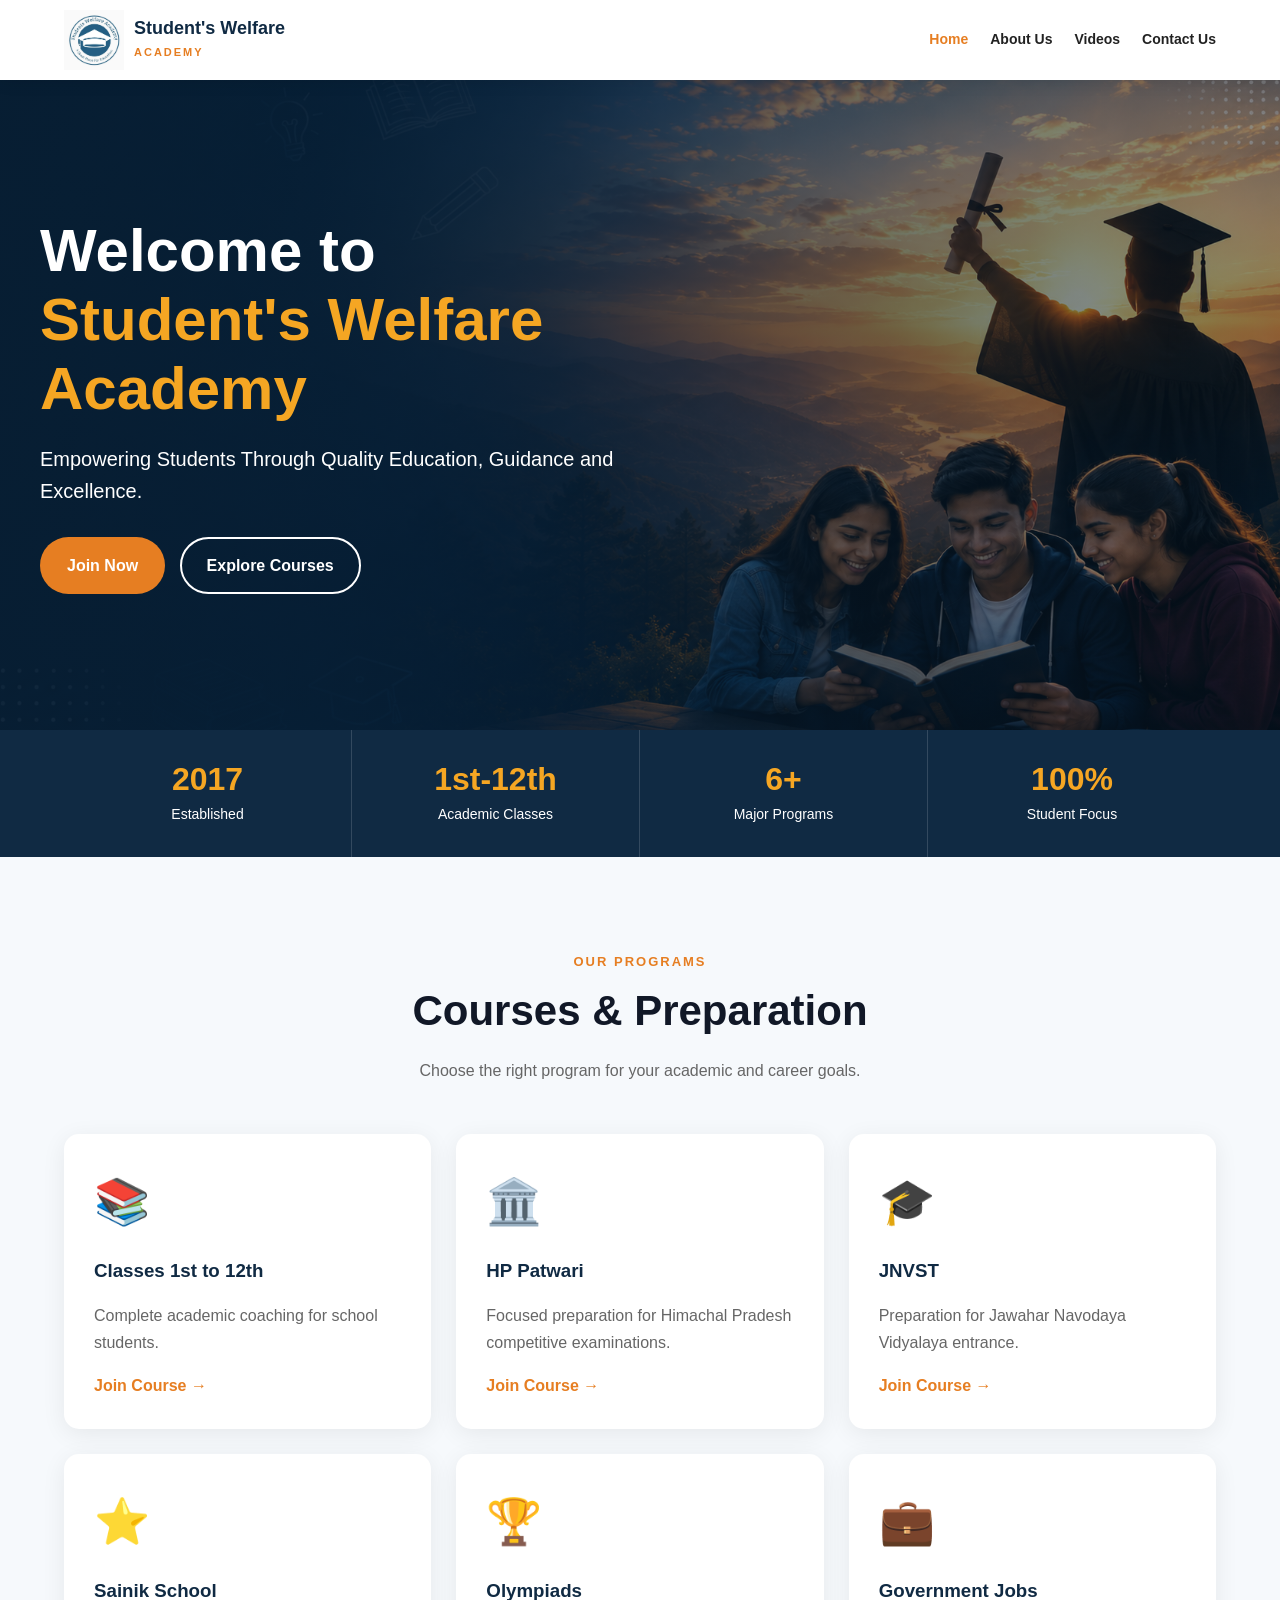
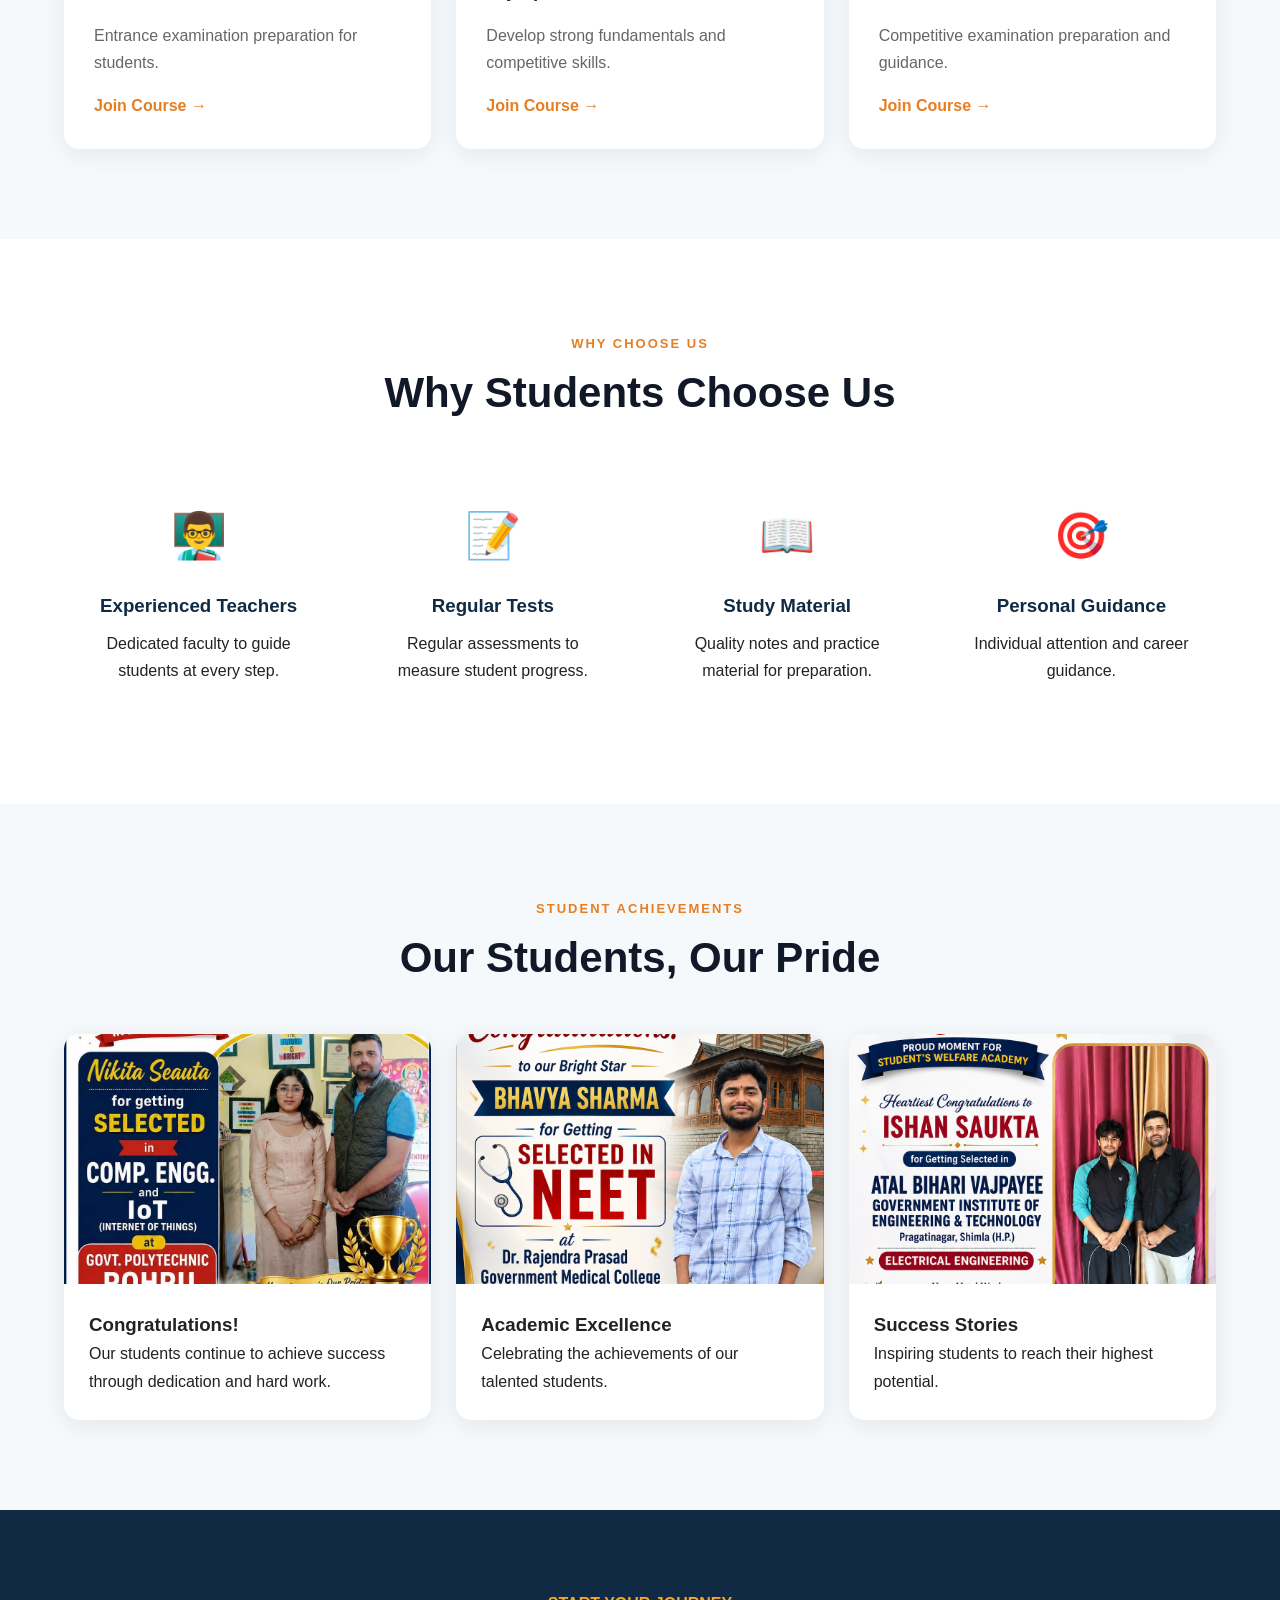
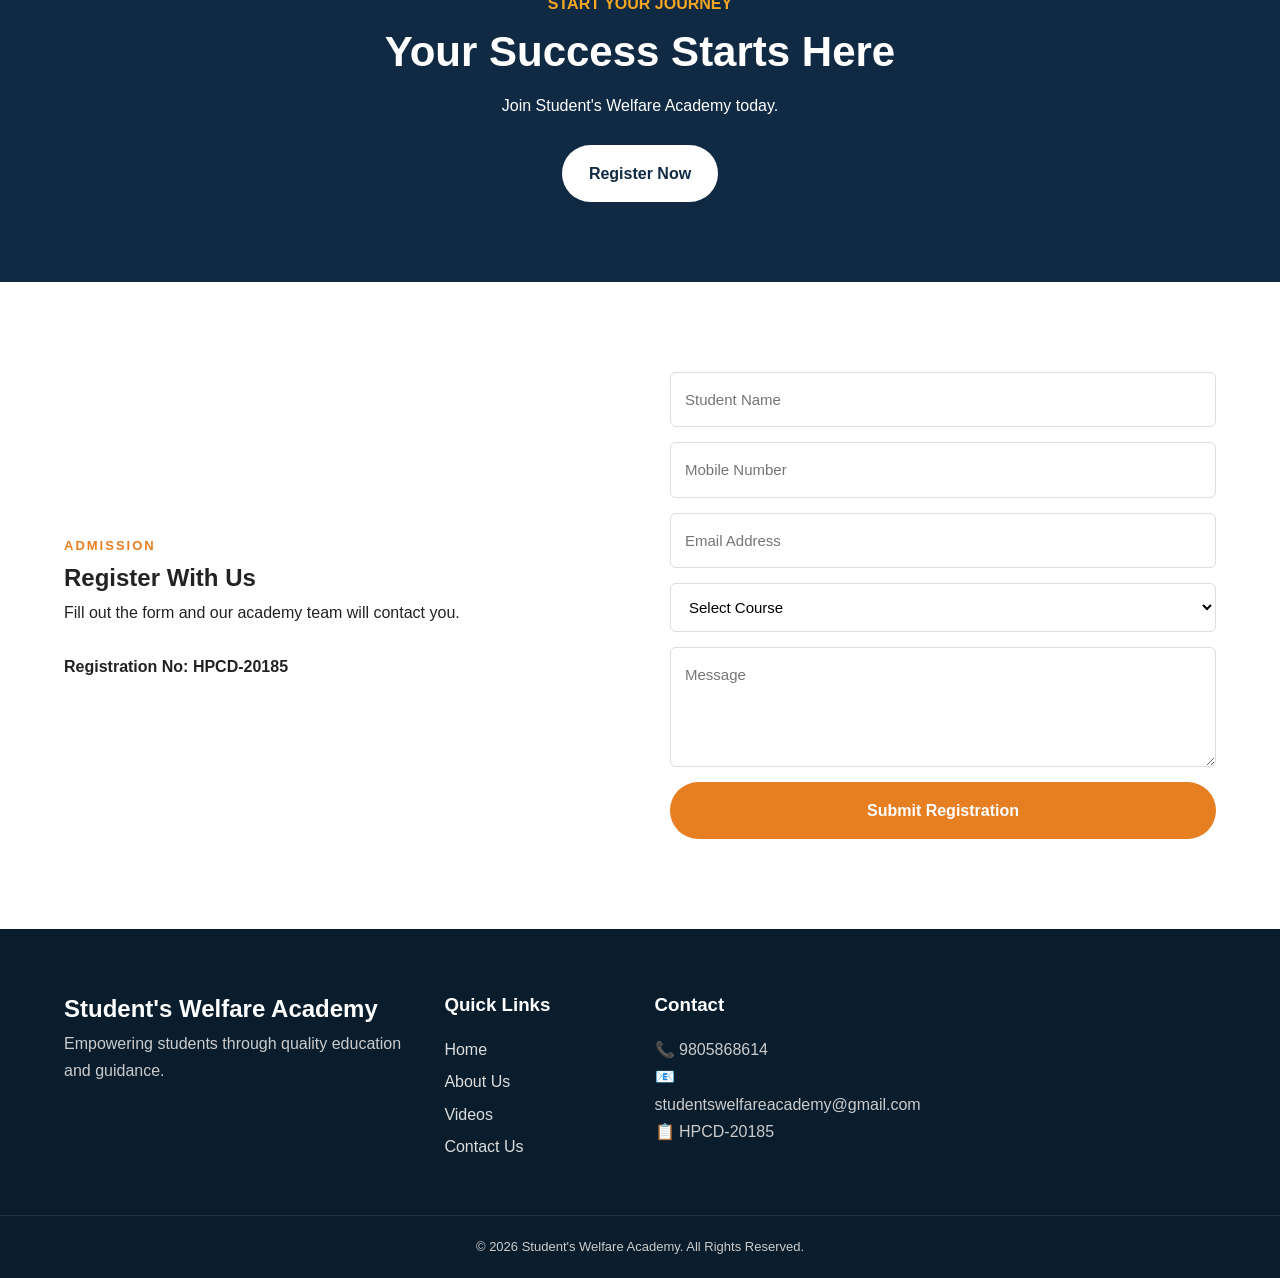
<file: index.html>
<!DOCTYPE html>
<html lang="en">

<head>

    <meta charset="UTF-8">

    <meta name="viewport"
          content="width=device-width, initial-scale=1.0">

    <title>
        Student's Welfare Academy
    </title>

    <!-- Favicon -->
    <link rel="icon"
          type="image/png"
          href="Images/logo.png">

    <meta name="description"
          content="Student's Welfare Academy - Quality Education, Competitive Examination Preparation and Student Guidance">

    <!-- Main CSS -->
    <link rel="stylesheet"
          href="style.css">

</head>


<body>


<!-- ==================================================
     HEADER / NAVIGATION
================================================== -->

<header>

    <div class="container navbar">


        <!-- LOGO -->

        <div class="logo-area">

            <a href="index.html">

                <img src="Images/logo.png"
                     alt="Student's Welfare Academy Logo">

            </a>

            <div>

                <h2>
                    Student's Welfare
                </h2>

                <span>
                    ACADEMY
                </span>

            </div>

        </div>


        <!-- MOBILE MENU BUTTON -->

        <button type="button"
                class="menu-button"
                id="menu-button"
                aria-label="Open navigation menu"
                aria-expanded="false">

            ☰

        </button>


        <!-- NAVIGATION -->

        <nav id="main-menu">

            <a href="index.html"
               class="active">
                Home
            </a>

            <a href="about.html">
                About Us
            </a>

            <a href="videos.html">
                Videos
            </a>

            <a href="contact.html">
                Contact Us
            </a>

        </nav>

    </div>

</header>



<!-- ==================================================
     HERO
================================================== -->

<section class="hero">

    <div class="container hero-content">

        <div class="hero-text">

            <h1>

                Welcome to

                <span>
                    Student's Welfare<br>
                    Academy
                </span>

            </h1>


            <p>
                Empowering Students Through Quality Education,
                Guidance and Excellence.
            </p>


            <div class="hero-buttons">

                <a href="#registration"
                   class="btn primary">

                    Join Now

                </a>


                <a href="#courses"
                   class="btn secondary">

                    Explore Courses

                </a>

            </div>

        </div>

    </div>

</section>



<!-- ==================================================
     STATISTICS
================================================== -->

<section class="statistics">

    <div class="container stats-grid">


        <div class="stat-box">

            <h2>
                2017
            </h2>

            <p>
                Established
            </p>

        </div>


        <div class="stat-box">

            <h2>
                1st-12th
            </h2>

            <p>
                Academic Classes
            </p>

        </div>


        <div class="stat-box">

            <h2>
                6+
            </h2>

            <p>
                Major Programs
            </p>

        </div>


        <div class="stat-box">

            <h2>
                100%
            </h2>

            <p>
                Student Focus
            </p>

        </div>


    </div>

</section>



<!-- ==================================================
     COURSES
================================================== -->

<section id="courses"
         class="section light">

    <div class="container">


        <div class="section-heading">

            <span class="section-title">
                OUR PROGRAMS
            </span>

            <h2>
                Courses &amp; Preparation
            </h2>

            <p>
                Choose the right program for your
                academic and career goals.
            </p>

        </div>


        <div class="course-grid">


            <!-- COURSE 1 -->

            <div class="course-card">

                <div class="course-icon">
                    📚
                </div>

                <h3>
                    Classes 1st to 12th
                </h3>

                <p>
                    Complete academic coaching
                    for school students.
                </p>

                <a href="#registration">
                    Join Course →
                </a>

            </div>


            <!-- COURSE 2 -->

            <div class="course-card">

                <div class="course-icon">
                    🏛️
                </div>

                <h3>
                    HP Patwari
                </h3>

                <p>
                    Focused preparation for
                    Himachal Pradesh competitive
                    examinations.
                </p>

                <a href="#registration">
                    Join Course →
                </a>

            </div>


            <!-- COURSE 3 -->

            <div class="course-card">

                <div class="course-icon">
                    🎓
                </div>

                <h3>
                    JNVST
                </h3>

                <p>
                    Preparation for Jawahar
                    Navodaya Vidyalaya entrance.
                </p>

                <a href="#registration">
                    Join Course →
                </a>

            </div>


            <!-- COURSE 4 -->

            <div class="course-card">

                <div class="course-icon">
                    ⭐
                </div>

                <h3>
                    Sainik School
                </h3>

                <p>
                    Entrance examination
                    preparation for students.
                </p>

                <a href="#registration">
                    Join Course →
                </a>

            </div>


            <!-- COURSE 5 -->

            <div class="course-card">

                <div class="course-icon">
                    🏆
                </div>

                <h3>
                    Olympiads
                </h3>

                <p>
                    Develop strong fundamentals
                    and competitive skills.
                </p>

                <a href="#registration">
                    Join Course →
                </a>

            </div>


            <!-- COURSE 6 -->

            <div class="course-card">

                <div class="course-icon">
                    💼
                </div>

                <h3>
                    Government Jobs
                </h3>

                <p>
                    Competitive examination
                    preparation and guidance.
                </p>

                <a href="#registration">
                    Join Course →
                </a>

            </div>


        </div>

    </div>

</section>



<!-- ==================================================
     WHY CHOOSE US
================================================== -->

<section class="section">

    <div class="container">


        <div class="section-heading">

            <span class="section-title">
                WHY CHOOSE US
            </span>

            <h2>
                Why Students Choose Us
            </h2>

        </div>


        <div class="features">


            <div class="feature">

                <div>
                    👨‍🏫
                </div>

                <h3>
                    Experienced Teachers
                </h3>

                <p>
                    Dedicated faculty to guide
                    students at every step.
                </p>

            </div>


            <div class="feature">

                <div>
                    📝
                </div>

                <h3>
                    Regular Tests
                </h3>

                <p>
                    Regular assessments to
                    measure student progress.
                </p>

            </div>


            <div class="feature">

                <div>
                    📖
                </div>

                <h3>
                    Study Material
                </h3>

                <p>
                    Quality notes and practice
                    material for preparation.
                </p>

            </div>


            <div class="feature">

                <div>
                    🎯
                </div>

                <h3>
                    Personal Guidance
                </h3>

                <p>
                    Individual attention and
                    career guidance.
                </p>

            </div>


        </div>

    </div>

</section>



<!-- ==================================================
     ACHIEVEMENTS
================================================== -->

<section id="achievements"
         class="section light">

    <div class="container">


        <div class="section-heading">

            <span class="section-title">
                STUDENT ACHIEVEMENTS
            </span>

            <h2>
                Our Students, Our Pride
            </h2>

        </div>


        <div class="achievement-grid">


            <div class="achievement-card">

                <img src="Images/student1.jpg"
                     alt="Student Achievement">

                <div class="achievement-content">

                    <h3>
                        Congratulations!
                    </h3>

                    <p>
                        Our students continue to
                        achieve success through
                        dedication and hard work.
                    </p>

                </div>

            </div>


            <div class="achievement-card">

                <img src="Images/student2.png"
                     alt="Student Achievement">

                <div class="achievement-content">

                    <h3>
                        Academic Excellence
                    </h3>

                    <p>
                        Celebrating the achievements
                        of our talented students.
                    </p>

                </div>

            </div>


            <div class="achievement-card">

                <img src="Images/student3.png"
                     alt="Student Achievement">

                <div class="achievement-content">

                    <h3>
                        Success Stories
                    </h3>

                    <p>
                        Inspiring students to reach
                        their highest potential.
                    </p>

                </div>

            </div>


        </div>

    </div>

</section>



<!-- ==================================================
     CALL TO ACTION
================================================== -->

<section class="cta">

    <div class="container">

        <span>
            START YOUR JOURNEY
        </span>

        <h2>
            Your Success Starts Here
        </h2>

        <p>
            Join Student's Welfare Academy today.
        </p>

        <a href="#registration"
           class="btn white">

            Register Now

        </a>

    </div>

</section>



<!-- ==================================================
     REGISTRATION
================================================== -->

<section id="registration"
         class="section">

    <div class="container registration-container">


        <!-- REGISTRATION INFORMATION -->

        <div>

            <span class="section-title">
                ADMISSION
            </span>

            <h2>
                Register With Us
            </h2>

            <p>
                Fill out the form and our academy
                team will contact you.
            </p>

            <br>

            <strong>
                Registration No: HPCD-20185
            </strong>

        </div>


        <!-- FORM -->

        <form class="registration-form"
              id="registration-form">


            <input
                type="text"
                name="student_name"
                placeholder="Student Name"
                autocomplete="name"
                required>


            <input
                type="tel"
                name="mobile"
                placeholder="Mobile Number"
                autocomplete="tel"
                required>


            <input
                type="email"
                name="email"
                placeholder="Email Address"
                autocomplete="email">


            <select name="course"
                    required>

                <option value="">
                    Select Course
                </option>

                 <option value="Classes 1st to 12th">
                    Classes 1st to 12th
                </option>

                 <option value="HP Patwari">
                    HP Patwari
                </option>

                <option value="JNVST">
                    JNVST
                </option>

                <option value="Sainik School">
                    Sainik School
                </option>

                <option value="Olympiads">
                    Olympiads
                </option>

                <option value="Government Jobs">
                    Government Jobs
                </option>

            </select>


            <textarea
                name="message"
                placeholder="Message"></textarea>


            <button type="submit"
                    class="btn primary">

                Submit Registration

            </button>

        </form>

    </div>

</section>



<!-- ==================================================
     FOOTER
================================================== -->

<footer>

    <div class="container footer-grid">


        <!-- ACADEMY -->

        <div>

            <h2>
                Student's Welfare Academy
            </h2>

            <p>
                Empowering students through
                quality education and guidance.
            </p>

        </div>


        <!-- QUICK LINKS -->

        <div>

            <h3>
                Quick Links
            </h3>

            <a href="index.html">
                Home
            </a>

            <a href="about.html">
                About Us
            </a>

            <a href="videos.html">
                Videos
            </a>

            <a href="contact.html">
                Contact Us
            </a>

        </div>


        <!-- CONTACT -->

        <div>

            <h3>
                Contact
            </h3>

            <p>
                📞 9805868614
            </p>

            <p>
                📧 studentswelfareacademy@gmail.com
            </p>

            <p>
                📋 HPCD-20185
            </p>

        </div>


    </div>


    <!-- COPYRIGHT -->

    <div class="copyright">

        © 2026 Student's Welfare Academy.
        All Rights Reserved.

    </div>

</footer>



<!-- ==================================================
     JAVASCRIPT
================================================== -->

<script>

document.addEventListener("DOMContentLoaded", function () {

    /* ==============================================
       MOBILE MENU
    ============================================== */

    const menuButton =
        document.getElementById("menu-button");

    const mainMenu =
        document.getElementById("main-menu");


    if (menuButton && mainMenu) {

        menuButton.addEventListener("click", function () {

            mainMenu.classList.toggle("active");

            const isOpen =
                mainMenu.classList.contains("active");

            menuButton.setAttribute(
                "aria-expanded",
                isOpen
            );

            menuButton.innerHTML =
                isOpen ? "✕" : "☰";

        });


        /* Close menu after clicking a link */

        const menuLinks =
            mainMenu.querySelectorAll("a");

        menuLinks.forEach(function (link) {

            link.addEventListener("click", function () {

                mainMenu.classList.remove("active");

                menuButton.setAttribute(
                    "aria-expanded",
                    "false"
                );

                menuButton.innerHTML = "☰";

            });

        });

    }


    /* ==============================================
       REGISTRATION FORM
    ============================================== */

    const form =
        document.getElementById("registration-form");


    if (form) {

        form.addEventListener("submit", function (event) {

            event.preventDefault();

            const studentName =
                form.elements["student_name"].value.trim();

            if (!studentName) {

                alert("Please enter the student name.");

                return;

            }

            alert(
                "Thank you, " +
                studentName +
                "! Your registration details have been submitted."
            );

            form.reset();

        });

    }


    /* ==============================================
       CLOSE MOBILE MENU WHEN RESIZING
    ============================================== */

    window.addEventListener("resize", function () {

        if (window.innerWidth > 900) {

            if (mainMenu) {
                mainMenu.classList.remove("active");
            }

            if (menuButton) {

                menuButton.setAttribute(
                    "aria-expanded",
                    "false"
                );

                menuButton.innerHTML = "☰";

            }

        }

    });

});

</script>


</body>

</html>
</file>
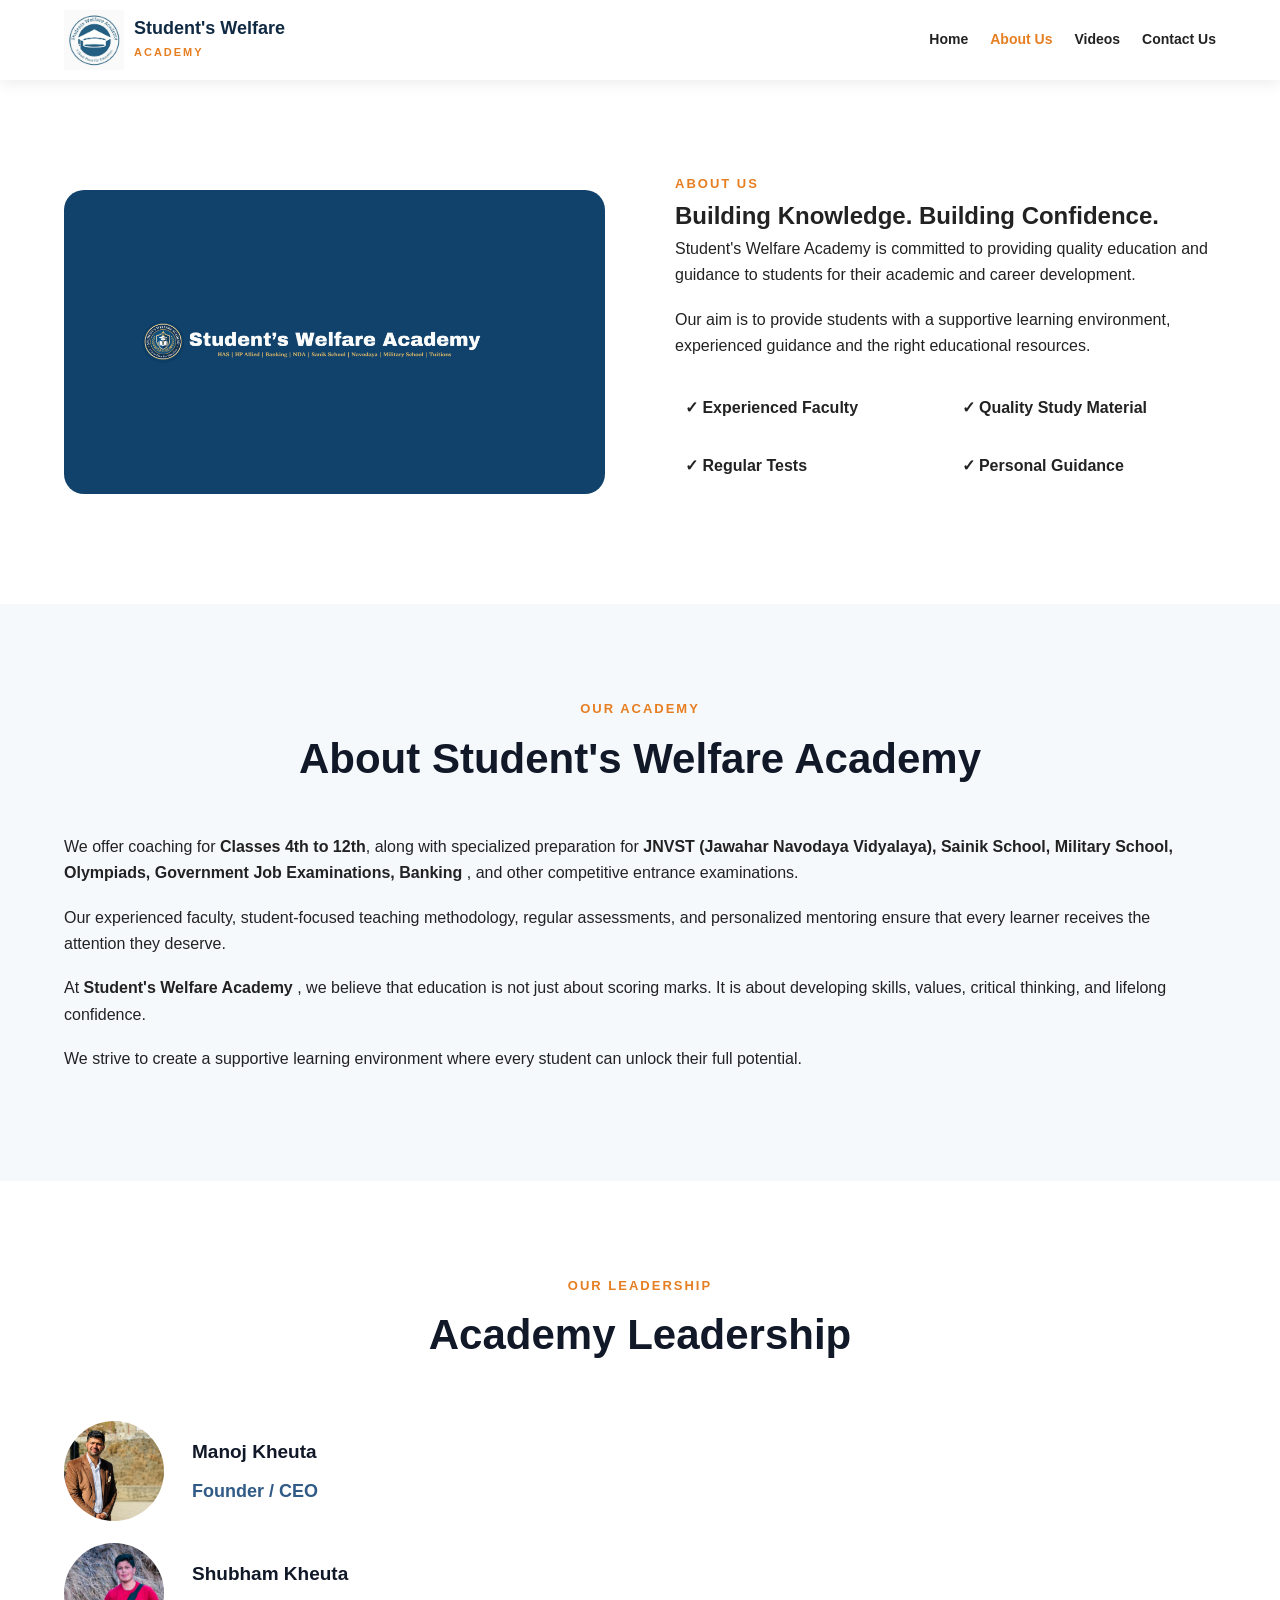
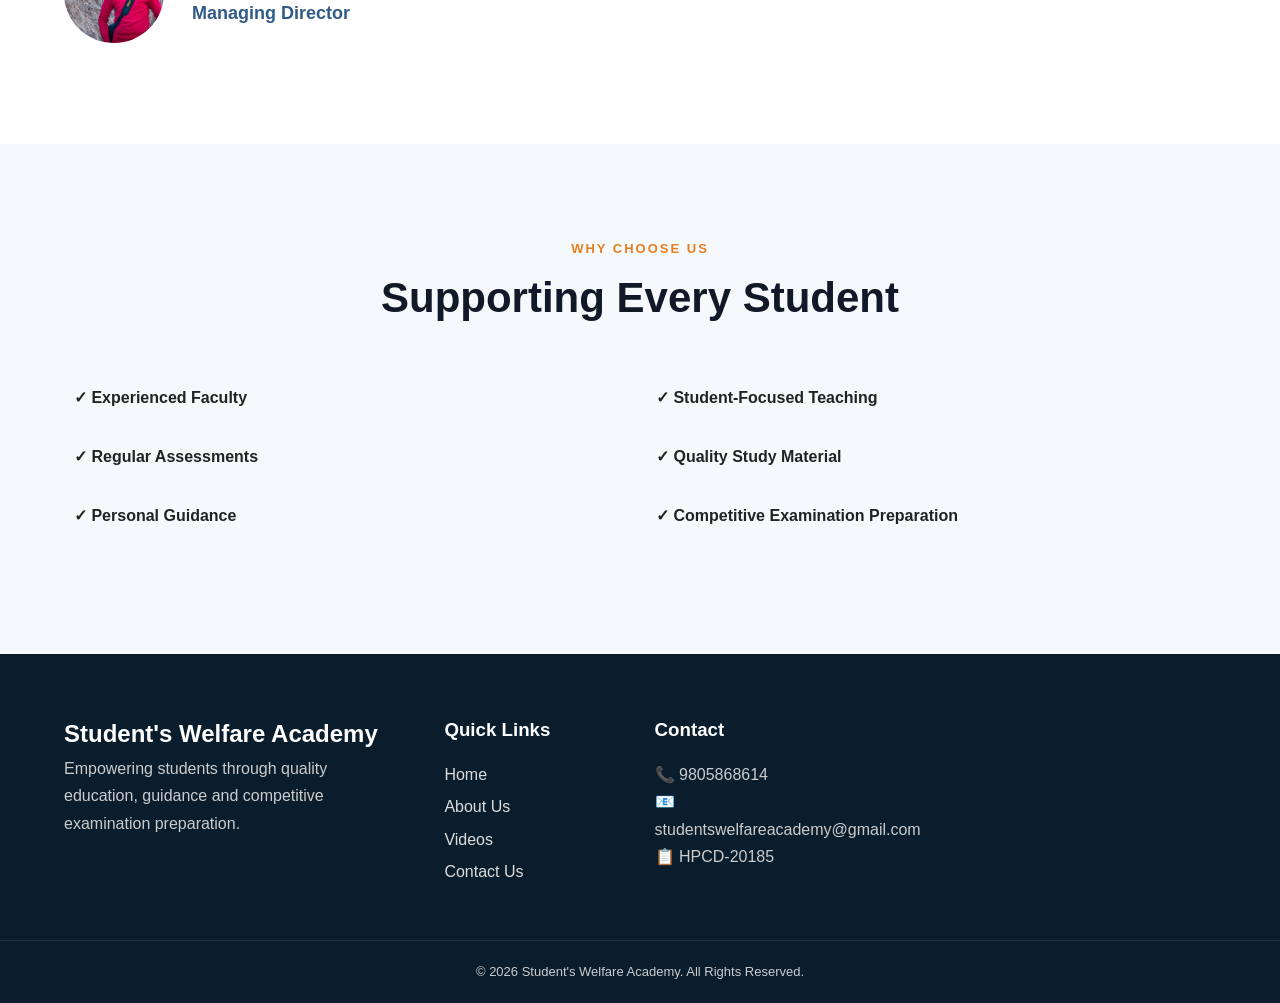
<file: about.html>
<!DOCTYPE html>
<html lang="en">

<head>

    <meta charset="UTF-8">

    <meta name="viewport"
          content="width=device-width, initial-scale=1.0">

    <title>
        About Us | Student's Welfare Academy
    </title>

    <!-- Website Logo / Favicon -->
    <link rel="icon"
          type="image/png"
          href="Images/logo.png">

    <meta name="description"
          content="Learn about Student's Welfare Academy, our vision, mission, faculty and commitment to quality education.">

    <link rel="stylesheet"
          href="style.css">


    <!-- ==================================================
         MOBILE MENU CSS
    ================================================== -->

    <style>

        /* -----------------------------------------------
           MOBILE MENU BUTTON
        ------------------------------------------------ */

        .menu-button {

            display: none;

            background: transparent;

            border: none;

            font-size: 30px;

            cursor: pointer;

            padding: 5px 10px;

            color: #222;

            line-height: 1;

            z-index: 1001;

        }


        /* -----------------------------------------------
           MOBILE NAVIGATION
        ------------------------------------------------ */

        @media (max-width: 768px) {

            .navbar {

                position: relative;

            }


            /* Show hamburger button */

            .menu-button {

                display: block;

                margin-left: auto;

            }


            /* Hide navigation initially */

            nav#navigation {

                display: none;

                position: absolute;

                top: 100%;

                left: 0;

                width: 100%;

                background: #ffffff;

                flex-direction: column;

                padding: 10px 0;

                box-shadow: 0 5px 15px rgba(0, 0, 0, 0.15);

                z-index: 1000;

            }


            /* Show navigation */

            nav#navigation.show {

                display: flex;

            }


            /* Navigation links */

            nav#navigation a {

                display: block;

                width: 100%;

                padding: 14px 20px;

                text-align: center;

                text-decoration: none;

            }


            /* Logo area */

            .logo-area {

                display: flex;

                align-items: center;

            }


            .logo-area img {

                max-width: 55px;

                height: auto;

            }


            .logo-area h2 {

                font-size: 16px;

                margin: 0;

            }


            .logo-area span {

                font-size: 11px;

            }

        }

    </style>

</head>


<body>


<!-- ==================================================
     NAVIGATION
================================================== -->

<header>

    <div class="container navbar">


        <!-- LOGO -->

        <div class="logo-area">

            <a href="index.html">

                <img src="Images/logo.png"
                     alt="Student's Welfare Academy Logo">

            </a>

            <div>

                <h2>
                    Student's Welfare
                </h2>

                <span>
                    ACADEMY
                </span>

            </div>

        </div>


        <!-- ==================================================
             MOBILE MENU BUTTON
        ================================================== -->

        <button type="button"
                class="menu-button"
                id="menu-button"
                aria-label="Open Menu"
                aria-expanded="false"
                onclick="openMenu()">

            ☰

        </button>


        <!-- ==================================================
             NAVIGATION
        ================================================== -->

        <nav id="navigation">

            <a href="index.html">
                Home
            </a>

            <a href="about.html"
               class="active">
                About Us
            </a>

            <a href="videos.html">
                Videos
            </a>

            <a href="contact.html">
                Contact Us
            </a>

        </nav>

    </div>

</header>



<!-- ==================================================
     ABOUT SECTION
================================================== -->

<section id="about"
         class="section">

    <div class="container about-grid">


        <!-- ABOUT IMAGE -->

        <div class="about-image">

            <img src="Images/about.png"
                 alt="Student's Welfare Academy">

        </div>


        <!-- ABOUT CONTENT -->

        <div class="about-content">

            <span class="section-title">
                ABOUT US
            </span>

            <h1>
                Building Knowledge.
                Building Confidence.
            </h1>

            <p>
                Student's Welfare Academy is committed
                to providing quality education and
                guidance to students for their academic
                and career development.
            </p>

            <p>
                Our aim is to provide students with
                a supportive learning environment,
                experienced guidance and the right
                educational resources.
            </p>


            <!-- ABOUT POINTS -->

            <div class="about-points">

                <div>
                    ✓ Experienced Faculty
                </div>

                <div>
                    ✓ Quality Study Material
                </div>

                <div>
                    ✓ Regular Tests
                </div>

                <div>
                    ✓ Personal Guidance
                </div>

            </div>

        </div>

    </div>

</section>



<!-- ==================================================
     ABOUT ACADEMY
================================================== -->

<section class="section light">

    <div class="container">

        <div class="section-heading">

            <span class="section-title">
                OUR ACADEMY
            </span>

            <h2>
                About Student's Welfare Academy
            </h2>

        </div>


        <div class="about-content">

            <p>

                We offer coaching for
                <strong>Classes 4th to 12th</strong>,
                along with specialized preparation for
                <strong>
                    JNVST (Jawahar Navodaya Vidyalaya),
                    Sainik School, Military School,
                    Olympiads, Government Job Examinations,
                    Banking
                </strong>,
                and other competitive entrance examinations.

            </p>


            <p>

                Our experienced faculty, student-focused
                teaching methodology, regular assessments,
                and personalized mentoring ensure that
                every learner receives the attention they
                deserve.

            </p>


            <p>

                At
                <strong>
                    Student's Welfare Academy
                </strong>,
                we believe that education is not just about
                scoring marks. It is about developing skills,
                values, critical thinking, and lifelong
                confidence.

            </p>


            <p>

                We strive to create a supportive learning
                environment where every student can unlock
                their full potential.

            </p>

        </div>

    </div>

</section>



<!-- ==================================================
     FACULTY / LEADERSHIP
================================================== -->

<section class="section">

    <div class="container">

        <div class="section-heading">

            <span class="section-title">
                OUR LEADERSHIP
            </span>

            <h2>
                Academy Leadership
            </h2>

        </div>


        <div class="instructor-grid">


            <!-- FOUNDER -->

            <div class="instructor">

                <img src="Images/manoj.png"
                     alt="Manoj Kheuta">

                <div class="instructor-info">

                    <h3>
                        Manoj Kheuta
                    </h3>

                    <span>
                        Founder / CEO
                    </span>

                </div>

            </div>



            <!-- MANAGING DIRECTOR -->

            <div class="instructor">

                <img src="Images/shubham.jpg"
                     alt="Shubham Kheuta">

                <div class="instructor-info">

                    <h3>
                        Shubham Kheuta
                    </h3>

                    <span>
                        Managing Director
                    </span>

                </div>

            </div>

        </div>

    </div>

</section>



<!-- ==================================================
     WHY CHOOSE US
================================================== -->

<section class="section light">

    <div class="container">

        <div class="section-heading">

            <span class="section-title">
                WHY CHOOSE US
            </span>

            <h2>
                Supporting Every Student
            </h2>

        </div>


        <div class="about-points">

            <div>
                ✓ Experienced Faculty
            </div>

            <div>
                ✓ Student-Focused Teaching
            </div>

            <div>
                ✓ Regular Assessments
            </div>

            <div>
                ✓ Quality Study Material
            </div>

            <div>
                ✓ Personal Guidance
            </div>

            <div>
                ✓ Competitive Examination Preparation
            </div>

        </div>

    </div>

</section>



<!-- ==================================================
     FOOTER
================================================== -->

<footer>

    <div class="container footer-grid">


        <!-- ACADEMY -->

        <div>

            <h2>
                Student's Welfare Academy
            </h2>

            <p>
                Empowering students through quality
                education, guidance and competitive
                examination preparation.
            </p>

        </div>


        <!-- QUICK LINKS -->

        <div>

            <h3>
                Quick Links
            </h3>

            <a href="index.html">
                Home
            </a>

            <a href="about.html">
                About Us
            </a>

            <a href="videos.html">
                Videos
            </a>

            <a href="contact.html">
                Contact Us
            </a>

        </div>


        <!-- CONTACT -->

        <div>

            <h3>
                Contact
            </h3>

            <p>
                📞 9805868614
            </p>

            <p>
                📧 studentswelfareacademy@gmail.com
            </p>

            <p>
                📋 HPCD-20185
            </p>

        </div>

    </div>


    <!-- COPYRIGHT -->

    <div class="copyright">

        © 2026 Student's Welfare Academy.
        All Rights Reserved.

    </div>

</footer>



<!-- ==================================================
     JAVASCRIPT
================================================== -->

<script>

    /* -----------------------------------------------
       OPEN / CLOSE MOBILE MENU
    ------------------------------------------------ */

    function openMenu() {

        const navigation =
            document.getElementById("navigation");

        const menuButton =
            document.getElementById("menu-button");


        /* Toggle menu */

        navigation.classList.toggle("show");


        /* Check menu status */

        const isOpen =
            navigation.classList.contains("show");


        /* Update accessibility */

        menuButton.setAttribute(
            "aria-expanded",
            isOpen
        );


        /* Change button icon */

        if (isOpen) {

            menuButton.innerHTML = "✕";

            menuButton.setAttribute(
                "aria-label",
                "Close Menu"
            );

        } else {

            menuButton.innerHTML = "☰";

            menuButton.setAttribute(
                "aria-label",
                "Open Menu"
            );

        }

    }



    /* -----------------------------------------------
       CLOSE MENU AFTER CLICKING A LINK
    ------------------------------------------------ */

    document
        .querySelectorAll("#navigation a")
        .forEach(function(link) {

            link.addEventListener(
                "click",
                function() {

                    const navigation =
                        document.getElementById("navigation");

                    const menuButton =
                        document.getElementById("menu-button");


                    navigation.classList.remove("show");


                    menuButton.setAttribute(
                        "aria-expanded",
                        "false"
                    );


                    menuButton.setAttribute(
                        "aria-label",
                        "Open Menu"
                    );


                    menuButton.innerHTML = "☰";

                }
            );

        });


</script>


</body>

</html>
</file>
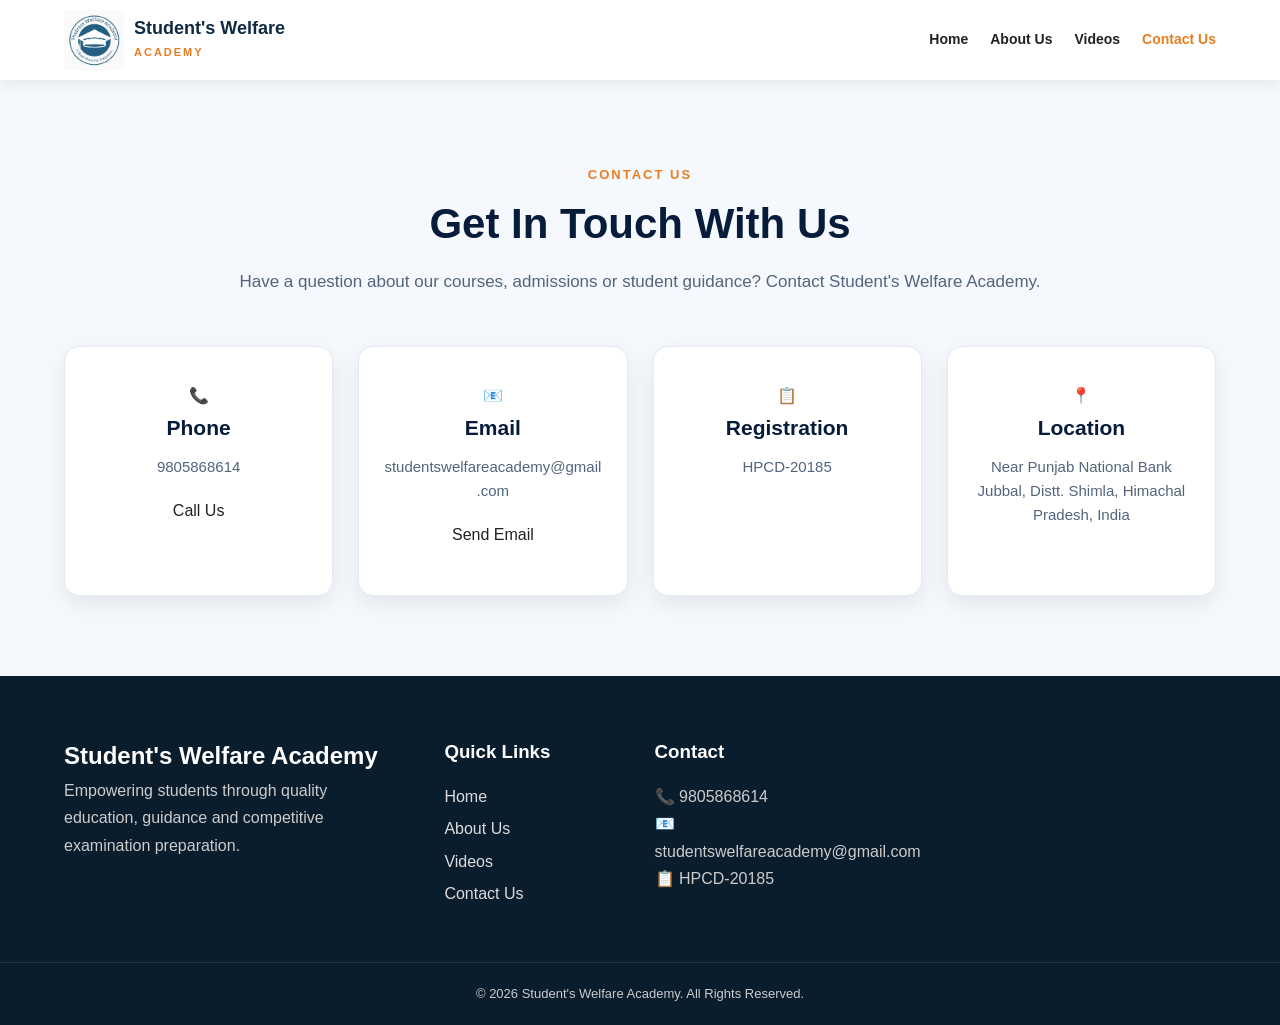
<file: contact.html>
<!DOCTYPE html>
<html lang="en">

<head>

    <meta charset="UTF-8">

    <meta name="viewport"
          content="width=device-width, initial-scale=1.0">

    <title>
        Contact Us | Student's Welfare Academy
    </title>

    <!-- Favicon -->
    <link rel="icon"
          type="image/png"
          href="Images/logo.png">

    <!-- SEO Description -->
    <meta name="description"
          content="Contact Student's Welfare Academy for admission, courses, student guidance and educational information.">

    <!-- Main CSS -->
    <link rel="stylesheet"
          href="style.css">


    <!-- ==================================================
         MOBILE MENU CSS
    ================================================== -->

    <style>

        /* ================================================
           MOBILE MENU BUTTON
        ================================================ */

        .menu-button {

            display: none;

            background: transparent;

            border: none;

            font-size: 30px;

            cursor: pointer;

            padding: 5px 10px;

            color: #222;

            line-height: 1;

            z-index: 1001;

        }


        /* ================================================
           MOBILE RESPONSIVE NAVIGATION
        ================================================ */

        @media (max-width: 768px) {

            .navbar {

                position: relative;

            }


            /* Show hamburger button */

            .menu-button {

                display: block;

                margin-left: auto;

            }


            /* Hide navigation initially */

            nav#main-menu {

                display: none;

                position: absolute;

                top: 100%;

                left: 0;

                width: 100%;

                background: #ffffff;

                flex-direction: column;

                padding: 10px 0;

                box-shadow: 0 5px 15px rgba(0, 0, 0, 0.15);

                z-index: 1000;

            }


            /* Show navigation */

            nav#main-menu.show {

                display: flex;

            }


            /* Navigation links */

            nav#main-menu a {

                display: block;

                width: 100%;

                padding: 14px 20px;

                text-align: center;

                text-decoration: none;

            }


            /* Mobile logo */

            .logo-area {

                display: flex;

                align-items: center;

            }


            .logo-area img {

                max-width: 55px;

                height: auto;

            }


            .logo-area h2 {

                font-size: 16px;

                margin: 0;

            }


            .logo-area span {

                font-size: 11px;

            }

        }


        /* ================================================
           CONTACT MOBILE IMPROVEMENTS
        ================================================ */

        @media (max-width: 600px) {

            .contact-grid {

                grid-template-columns: 1fr;

                gap: 20px;

            }


            .contact-card {

                width: 100%;

                box-sizing: border-box;

            }


            .section-heading h2 {

                font-size: 28px;

            }


            .section-heading p {

                font-size: 15px;

                line-height: 1.6;

            }

        }

    </style>

</head>


<body>


<!-- ==================================================
     NAVIGATION
================================================== -->

<header>

    <div class="container navbar">


        <!-- ==================================================
             LOGO
        ================================================== -->

        <div class="logo-area">

            <a href="index.html">

                <img src="Images/logo.png"
                     alt="Student's Welfare Academy Logo">

            </a>

            <div>

                <h2>
                    Student's Welfare
                </h2>

                <span>
                    ACADEMY
                </span>

            </div>

        </div>



        <!-- ==================================================
             MOBILE MENU BUTTON
        ================================================== -->

        <button type="button"
                class="menu-button"
                id="menu-button"
                aria-label="Open Menu"
                aria-expanded="false"
                onclick="openMenu()">

            ☰

        </button>



        <!-- ==================================================
             NAVIGATION
        ================================================== -->

        <nav id="main-menu">

            <a href="index.html">
                Home
            </a>

            <a href="about.html">
                About Us
            </a>

            <a href="videos.html">
                Videos
            </a>

            <a href="contact.html"
               class="active">
                Contact Us
            </a>

        </nav>

    </div>

</header>



<!-- ==================================================
     CONTACT SECTION
================================================== -->

<section id="contact"
         class="contact-section">

    <div class="container">


        <!-- ==================================================
             SECTION HEADING
        ================================================== -->

        <div class="section-heading">

            <span class="section-title">
                CONTACT US
            </span>

            <h2>
                Get In Touch With Us
            </h2>

            <p>

                Have a question about our courses,
                admissions or student guidance?
                Contact Student's Welfare Academy.

            </p>

        </div>



        <!-- ==================================================
             CONTACT CARDS
        ================================================== -->

        <div class="contact-grid">


            <!-- ==================================================
                 PHONE
            ================================================== -->

            <div class="contact-card">

                <div>
                    📞
                </div>

                <h3>
                    Phone
                </h3>

                <p>
                    9805868614
                </p>

                <a href="tel:9805868614">
                    Call Us
                </a>

            </div>



            <!-- ==================================================
                 EMAIL
            ================================================== -->

            <div class="contact-card">

                <div>
                    📧
                </div>

                <h3>
                    Email
                </h3>

                <p>
                    studentswelfareacademy@gmail.com
                </p>

                <a href="mailto:studentswelfareacademy@gmail.com">
                    Send Email
                </a>

            </div>



            <!-- ==================================================
                 REGISTRATION
            ================================================== -->

            <div class="contact-card">

                <div>
                    📋
                </div>

                <h3>
                    Registration
                </h3>

                <p>
                    HPCD-20185
                </p>

            </div>



            <!-- ==================================================
                 LOCATION
            ================================================== -->

            <div class="contact-card">

                <div>
                    📍
                </div>

                <h3>
                    Location
                </h3>

                <p>

                    Near Punjab National Bank Jubbal,
                    Distt. Shimla, Himachal Pradesh, India

                </p>

            </div>


        </div>

    </div>

</section>



<!-- ==================================================
     FOOTER
================================================== -->

<footer>

    <div class="container footer-grid">


        <!-- ==================================================
             ABOUT
        ================================================== -->

        <div>

            <h2>
                Student's Welfare Academy
            </h2>

            <p>

                Empowering students through quality
                education, guidance and competitive
                examination preparation.

            </p>

        </div>



        <!-- ==================================================
             QUICK LINKS
        ================================================== -->

        <div>

            <h3>
                Quick Links
            </h3>

            <a href="index.html">
                Home
            </a>

            <a href="about.html">
                About Us
            </a>

            <a href="videos.html">
                Videos
            </a>

            <a href="contact.html">
                Contact Us
            </a>

        </div>



        <!-- ==================================================
             CONTACT
        ================================================== -->

        <div>

            <h3>
                Contact
            </h3>

            <p>
                📞 9805868614
            </p>

            <p>
                📧 studentswelfareacademy@gmail.com
            </p>

            <p>
                📋 HPCD-20185
            </p>

        </div>


    </div>


    <!-- ==================================================
         COPYRIGHT
    ================================================== -->

    <div class="copyright">

        © 2026 Student's Welfare Academy.
        All Rights Reserved.

    </div>

</footer>



<!-- ==================================================
     JAVASCRIPT
================================================== -->

<script>


    /* ==================================================
       OPEN / CLOSE MOBILE MENU
    ================================================== */

    function openMenu() {

        const menu =
            document.getElementById("main-menu");

        const menuButton =
            document.getElementById("menu-button");


        /* Toggle menu */

        menu.classList.toggle("show");


        /* Check whether menu is open */

        const isOpen =
            menu.classList.contains("show");


        /* Update accessibility */

        menuButton.setAttribute(
            "aria-expanded",
            isOpen
        );


        /* Change icon */

        if (isOpen) {

            menuButton.innerHTML = "✕";

            menuButton.setAttribute(
                "aria-label",
                "Close Menu"
            );

        } else {

            menuButton.innerHTML = "☰";

            menuButton.setAttribute(
                "aria-label",
                "Open Menu"
            );

        }

    }



    /* ==================================================
       CLOSE MENU AFTER CLICKING A LINK
    ================================================== */

    document
        .querySelectorAll("#main-menu a")
        .forEach(function(link) {

            link.addEventListener(
                "click",
                function() {

                    const menu =
                        document.getElementById("main-menu");

                    const menuButton =
                        document.getElementById("menu-button");


                    /* Close menu */

                    menu.classList.remove("show");


                    /* Reset button */

                    menuButton.setAttribute(
                        "aria-expanded",
                        "false"
                    );


                    menuButton.setAttribute(
                        "aria-label",
                        "Open Menu"
                    );


                    menuButton.innerHTML = "☰";

                }
            );

        });


</script>


</body>

</html>
</file>
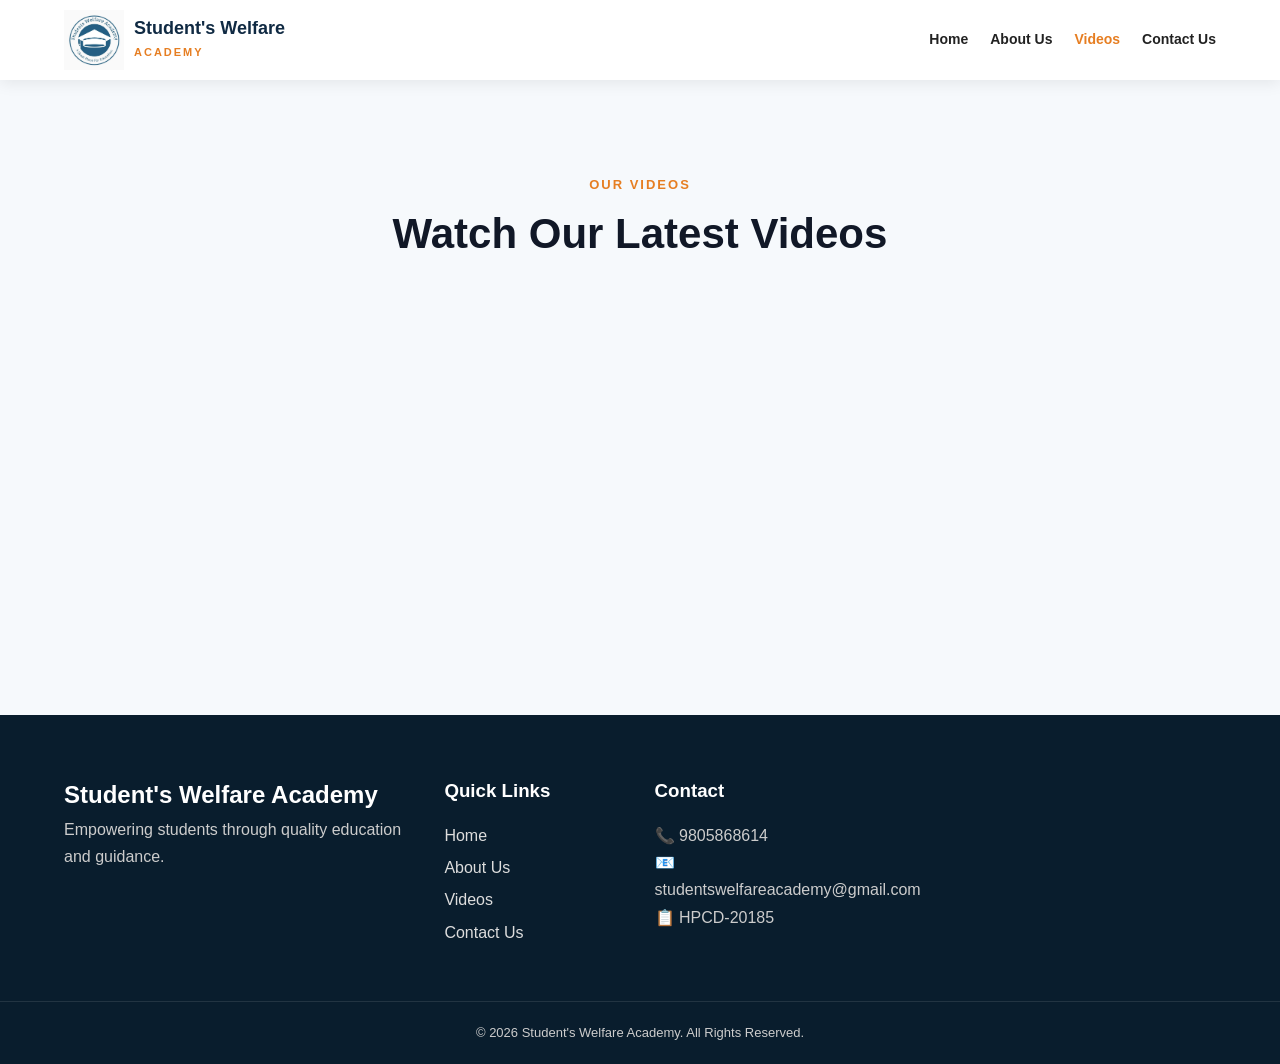
<file: videos.html>
<!DOCTYPE html>
<html lang="en">

<head>

    <meta charset="UTF-8">

    <meta name="viewport"
          content="width=device-width, initial-scale=1.0">

    <title>
        Videos | Student's Welfare Academy
    </title>


    <!-- ==================================================
         FAVICON
    ================================================== -->

    <link rel="icon"
          type="image/png"
          href="Images/logo.png">


    <!-- ==================================================
         META DESCRIPTION
    ================================================== -->

    <meta name="description"
          content="Student's Welfare Academy - Quality Education, Competitive Examination Preparation and Student Guidance">


    <!-- ==================================================
         MAIN CSS
    ================================================== -->

    <link rel="stylesheet"
          href="style.css">


    <!-- ==================================================
         MOBILE MENU + VIDEO CSS
    ================================================== -->

    <style>

        /* ================================================
           MOBILE MENU BUTTON
        ================================================ */

        .menu-button {

            display: none;

            background: transparent;

            border: none;

            font-size: 30px;

            cursor: pointer;

            padding: 5px 10px;

            color: #222;

            line-height: 1;

            z-index: 1001;

        }


        /* ================================================
           MOBILE NAVIGATION
        ================================================ */

        @media (max-width: 768px) {

            .navbar {

                position: relative;

            }


            /* Show mobile button */

            .menu-button {

                display: block;

                margin-left: auto;

            }


            /* Hide menu initially */

            nav#navigation {

                display: none;

                position: absolute;

                top: 100%;

                left: 0;

                width: 100%;

                background: #ffffff;

                flex-direction: column;

                padding: 10px 0;

                box-shadow:
                    0 5px 15px rgba(0, 0, 0, 0.15);

                z-index: 1000;

            }


            /* Show menu */

            nav#navigation.show {

                display: flex;

            }


            /* Navigation links */

            nav#navigation a {

                display: block;

                width: 100%;

                padding: 14px 20px;

                text-align: center;

                text-decoration: none;

            }


            /* Mobile logo */

            .logo-area {

                display: flex;

                align-items: center;

            }


            .logo-area img {

                max-width: 55px;

                height: auto;

            }


            .logo-area h2 {

                font-size: 16px;

                margin: 0;

            }


            .logo-area span {

                font-size: 11px;

            }

        }



        /* ================================================
           VIDEO GRID
        ================================================ */

        .video-grid {

            display: grid;

            grid-template-columns:
                repeat(2, 1fr);

            gap: 30px;

        }


        /* Video container */

        .video {

            position: relative;

            width: 100%;

            aspect-ratio: 16 / 9;

            overflow: hidden;

            border-radius: 10px;

        }


        /* YouTube iframe */

        .video iframe {

            width: 100%;

            height: 100%;

            border: none;

            display: block;

        }


        /* ================================================
           MOBILE VIDEO LAYOUT
        ================================================ */

        @media (max-width: 768px) {

            .video-grid {

                grid-template-columns: 1fr;

                gap: 20px;

            }

        }


        /* ================================================
           SMALL MOBILE DEVICES
        ================================================ */

        @media (max-width: 480px) {

            .video-grid {

                gap: 15px;

            }

            .video {

                border-radius: 8px;

            }

        }

    </style>

</head>


<body>


<!-- ==================================================
     NAVIGATION
================================================== -->

<header>

    <div class="container navbar">


        <!-- ==================================================
             LOGO
        ================================================== -->

        <div class="logo-area">

            <a href="index.html">

                <img src="Images/logo.png"
                     alt="Student's Welfare Academy Logo">

            </a>

            <div>

                <h2>
                    Student's Welfare
                </h2>

                <span>
                    ACADEMY
                </span>

            </div>

        </div>



        <!-- ==================================================
             MOBILE MENU BUTTON
        ================================================== -->

        <button type="button"
                class="menu-button"
                id="menu-button"
                aria-label="Open Menu"
                aria-expanded="false"
                onclick="openMenu()">

            ☰

        </button>



        <!-- ==================================================
             NAVIGATION
        ================================================== -->

        <nav id="navigation">

            <a href="index.html">
                Home
            </a>

            <a href="about.html">
                About Us
            </a>

            <a href="videos.html"
               class="active">
                Videos
            </a>

            <a href="contact.html">
                Contact Us
            </a>

        </nav>


    </div>

</header>



<!-- ==================================================
     VIDEOS SECTION
================================================== -->

<section id="videos"
         class="section light">

    <div class="container">


        <!-- ==================================================
             SECTION HEADING
        ================================================== -->

        <div class="section-heading">

            <span class="section-title">
                OUR VIDEOS
            </span>

            <h2>
                Watch Our Latest Videos
            </h2>

        </div>



        <!-- ==================================================
             VIDEO GRID
        ================================================== -->

        <div class="video-grid">


            <!-- ==================================================
                 VIDEO 1
            ================================================== -->

            <div class="video">

                <iframe
                    src="https://www.youtube.com/embed/ifBmN4zAwCY"
                    title="Student's Welfare Academy Video 1"
                    loading="lazy"
                    allow="accelerometer; autoplay; clipboard-write; encrypted-media; gyroscope; picture-in-picture"
                    allowfullscreen>
                </iframe>

            </div>



            <!-- ==================================================
                 VIDEO 2
            ================================================== -->

            <div class="video">

                <iframe
                    src="https://www.youtube.com/embed/ZcQHLMCkoTo"
                    title="Student's Welfare Academy Video 2"
                    loading="lazy"
                    allow="accelerometer; autoplay; clipboard-write; encrypted-media; gyroscope; picture-in-picture"
                    allowfullscreen>
                </iframe>

            </div>


        </div>

    </div>

</section>



<!-- ==================================================
     FOOTER
================================================== -->

<footer>

    <div class="container footer-grid">


        <!-- ==================================================
             ABOUT
        ================================================== -->

        <div>

            <h2>
                Student's Welfare Academy
            </h2>

            <p>

                Empowering students through
                quality education and guidance.

            </p>

        </div>



        <!-- ==================================================
             QUICK LINKS
        ================================================== -->

        <div>

            <h3>
                Quick Links
            </h3>

            <a href="index.html">
                Home
            </a>

            <a href="about.html">
                About Us
            </a>

            <a href="videos.html">
                Videos
            </a>

            <a href="contact.html">
                Contact Us
            </a>

        </div>



        <!-- ==================================================
             CONTACT
        ================================================== -->

        <div>

            <h3>
                Contact
            </h3>

            <p>
                📞 9805868614
            </p>

            <p>
                📧 studentswelfareacademy@gmail.com
            </p>

            <p>
                📋 HPCD-20185
            </p>

        </div>


    </div>



    <!-- ==================================================
         COPYRIGHT
    ================================================== -->

    <div class="copyright">

        © 2026 Student's Welfare Academy.
        All Rights Reserved.

    </div>

</footer>



<!-- ==================================================
     JAVASCRIPT
================================================== -->

<script>


    /* ==================================================
       OPEN / CLOSE MOBILE MENU
    ================================================== */

    function openMenu() {

        const navigation =
            document.getElementById("navigation");

        const menuButton =
            document.getElementById("menu-button");


        /* Toggle menu */

        navigation.classList.toggle("show");


        /* Check menu state */

        const isOpen =
            navigation.classList.contains("show");


        /* Update accessibility */

        menuButton.setAttribute(
            "aria-expanded",
            isOpen
        );


        /* Change button */

        if (isOpen) {

            menuButton.innerHTML = "✕";

            menuButton.setAttribute(
                "aria-label",
                "Close Menu"
            );

        } else {

            menuButton.innerHTML = "☰";

            menuButton.setAttribute(
                "aria-label",
                "Open Menu"
            );

        }

    }



    /* ==================================================
       CLOSE MENU AFTER NAVIGATION
    ================================================== */

    document
        .querySelectorAll("#navigation a")
        .forEach(function(link) {

            link.addEventListener(
                "click",
                function() {

                    const navigation =
                        document.getElementById("navigation");

                    const menuButton =
                        document.getElementById("menu-button");


                    /* Close menu */

                    navigation.classList.remove("show");


                    /* Reset button */

                    menuButton.setAttribute(
                        "aria-expanded",
                        "false"
                    );


                    menuButton.setAttribute(
                        "aria-label",
                        "Open Menu"
                    );


                    menuButton.innerHTML = "☰";

                }
            );

        });


</script>


</body>

</html>
</file>
<file: style.css>
/* =========================================================
   STUDENT'S WELFARE ACADEMY
   MAIN STYLESHEET
========================================================= */

/* =========================
   RESET
========================= */

* {
    margin: 0;
    padding: 0;
    box-sizing: border-box;
}

html {
    scroll-behavior: smooth;
    scroll-padding-top: 80px;
}

body {
    font-family: Arial, Helvetica, sans-serif;
    color: #222;
    background: #fff;
    line-height: 1.7;
    overflow-x: hidden;
}

img {
    max-width: 100%;
    display: block;
}

a {
    text-decoration: none;
    color: inherit;
}

button,
input,
select,
textarea {
    font: inherit;
}

.container {
    width: 90%;
    max-width: 1200px;
    margin: 0 auto;
}


/* =========================================================
   TOP BAR
========================================================= */

.top-bar {
    background: #102a43;
    color: #fff;
    font-size: 14px;
}

.top-content {
    min-height: 38px;
    display: flex;
    justify-content: space-between;
    align-items: center;
    gap: 15px;
    padding: 7px 0;
}


/* =========================================================
   HEADER / NAVBAR
========================================================= */

header {
    background: #fff;
    position: sticky;
    top: 0;
    z-index: 1000;
    box-shadow: 0 3px 15px rgba(0, 0, 0, 0.08);
}

.navbar {
    min-height: 80px;
    display: flex;
    justify-content: space-between;
    align-items: center;
    position: relative;
}


/* Logo */

.logo-area {
    display: flex;
    align-items: center;
    gap: 10px;
    min-width: 0;
}

.logo-area img {
    width: 60px;
    height: 60px;
    object-fit: contain;
    flex-shrink: 0;
}

.logo-area div {
    display: flex;
    flex-direction: column;
}

.logo-area h2 {
    font-size: 18px;
    line-height: 1.2;
    color: #102a43;
    white-space: nowrap;
}

.logo-area span {
    color: #e67e22;
    font-size: 11px;
    letter-spacing: 2px;
    font-weight: bold;
    margin-top: 3px;
}


/* Navigation */

nav {
    display: flex;
    align-items: center;
    gap: 22px;
}

nav a {
    color: #222;
    font-size: 14px;
    font-weight: 600;
    transition: color 0.3s ease;
}

nav a:hover,
nav a.active {
    color: #e67e22;
}

.nav-register {
    background: #e67e22;
    color: #fff !important;
    padding: 11px 20px;
    border-radius: 25px;
    transition: background 0.3s ease, transform 0.3s ease;
}

.nav-register:hover {
    background: #c95f0b;
    color: #fff !important;
    transform: translateY(-2px);
}


/* =========================================================
   MOBILE MENU - FINAL FIX
========================================================= */

@media (max-width: 900px) {

    .navbar {
        position: relative;
    }

    .menu-button {
        display: block;
        background: transparent;
        border: none;
        color: #102a43;
        font-size: 30px;
        line-height: 1;
        cursor: pointer;
        padding: 8px;
        z-index: 1100;
    }

    nav#main-menu {
        display: none;

        position: absolute;
        top: 100%;
        left: 0;
        right: 0;

        width: 100%;

        background: #ffffff;

        flex-direction: column;
        align-items: stretch;

        gap: 0;

        padding: 10px 20px;

        box-shadow: 0 8px 20px rgba(0, 0, 0, 0.12);

        z-index: 1001;
    }

    nav#main-menu.active {
        display: flex;
    }

    nav#main-menu a {
        display: block;
        width: 100%;

        padding: 14px 5px;

        color: #222;
        font-size: 15px;

        border-bottom: 1px solid #eeeeee;
    }

    nav#main-menu a:last-child {
        border-bottom: none;
    }

    nav#main-menu a:hover,
    nav#main-menu a.active {
        color: #e67e22;
    }

    nav#main-menu .nav-register {
        text-align: center;
        margin: 8px 0;
        border-radius: 25px;
    }
}


/* Desktop */

@media (min-width: 901px) {

    .menu-button {
        display: none;
    }

    nav#main-menu {
        display: flex;
    }

}
/* =========================================================
   HERO
========================================================= */

.hero {
    min-height: 650px;
    background-image:
        linear-gradient(
            90deg,
            rgba(8, 30, 50, 0.88),
            rgba(8, 30, 50, 0.45)
        ),
        url("Images/hero.png");

    background-size: cover;
    background-position: center;
    background-repeat: no-repeat;

    position: relative;

    display: flex;
    align-items: center;
}

.hero-content {
    width: 100%;
    position: relative;
    z-index: 2;
}

.hero-text {
    max-width: 700px;
    color: #fff;
}

.hero h1 {
    font-size: 60px;
    line-height: 1.15;
    margin-bottom: 20px;
    font-weight: 700;
}

.hero h1 span {
    display: block;
    color: #f5a623;
}

.hero p {
    font-size: 20px;
    line-height: 1.6;
    margin-bottom: 30px;
    max-width: 650px;
}


/* =========================================================
   BUTTONS
========================================================= */

.btn {
    display: inline-block;
    padding: 13px 25px;
    border-radius: 30px;
    font-weight: bold;
    border: 2px solid transparent;
    cursor: pointer;
    transition:
        background 0.3s ease,
        color 0.3s ease,
        transform 0.3s ease;
}

.btn:hover {
    transform: translateY(-2px);
}

.primary {
    background: #e67e22;
    color: #fff;
}

.primary:hover {
    background: #c95f0b;
}

.secondary {
    border-color: #fff;
    color: #fff;
    margin-left: 10px;
    background: transparent;
}

.secondary:hover {
    background: #fff;
    color: #102a43;
}

.white {
    background: #fff;
    color: #102a43;
}


/* =========================================================
   STATISTICS
========================================================= */

.statistics {
    background: #102a43;
    color: #fff;
}

.stats-grid {
    display: grid;
    grid-template-columns: repeat(4, 1fr);
}

.stat-box {
    text-align: center;
    padding: 30px 20px;
    border-right: 1px solid rgba(255, 255, 255, 0.15);
}

.stat-box:last-child {
    border-right: none;
}

.stat-box h2 {
    color: #f5a623;
    font-size: 32px;
    line-height: 1.2;
    margin-bottom: 5px;
}

.stat-box p {
    font-size: 14px;
}


/* =========================================================
   GENERAL SECTIONS
========================================================= */

.section {
    padding: 90px 0;
}

.light {
    background: #f6f9fc;
}

.section-heading {
    text-align: center;
    max-width: 700px;
    margin: 0 auto 50px;
}

.section-title {
    color: #e67e22;
    font-weight: bold;
    letter-spacing: 2px;
    font-size: 13px;
    text-transform: uppercase;
}

.section-heading h2,
.about-content h2 {
    color: #111827;
    font-size: 42px;
    line-height: 1.2;
    margin: 12px 0 20px;
}

.section-heading p {
    color: #666;
}


/* =========================================================
   ABOUT
========================================================= */

.about-grid {
    display: grid;
    grid-template-columns: 1fr 1fr;
    gap: 70px;
    align-items: center;
}

.about-image img {
    width: 100%;
    border-radius: 20px;
    object-fit: cover;
}

.about-points {
    display: grid;
    grid-template-columns: 1fr 1fr;
    gap: 12px;
    margin: 25px 0;
    font-weight: bold;
}

.about-points div {
    padding: 10px;
}


/* =========================================================
   ABOUT SECTION
========================================================= */

.about-section {
    background: #fff;
    padding: 70px 6%;
    color: #111827;
}

.about-container {
    max-width: 1250px;
    margin: 0 auto;
}

.about-content {
    font-size: 16px;
    line-height: 1.65;
    font-weight: 500;
}

.about-content p {
    margin-bottom: 18px;
}

.about-content strong {
    font-weight: 700;
}


/* =========================================================
   INSTRUCTORS
========================================================= */

.instructors-section {
    margin-top: 75px;
}

.instructors-section h2 {
    font-size: 30px;
    font-weight: 400;
    margin: 0 0 8px;
    color: #111827;
}

.instructor-subtitle {
    font-size: 17px;
    color: #4b6380;
    margin: 0 0 28px;
}

.instructors-grid {
    display: grid;
    grid-template-columns: repeat(2, minmax(0, 1fr));
    column-gap: 80px;
    row-gap: 25px;
}

.instructor {
    display: flex;
    align-items: center;
    min-height: 122px;
}

.instructor img {
    width: 100px;
    height: 100px;
    object-fit: cover;
    border-radius: 50%;
    margin-right: 28px;
    flex-shrink: 0;
}

.instructor-info {
    min-width: 0;
}

.instructor-info h3 {
    margin: 0 0 8px;
    font-size: 19px;
    font-weight: 700;
    color: #111827;
}

.instructor-info span {
    font-size: 18px;
    font-weight: 600;
    color: #315b87;
}


/* =========================================================
   COURSES
========================================================= */

.course-grid {
    display: grid;
    grid-template-columns: repeat(3, minmax(0, 1fr));
    gap: 25px;
}

.course-card {
    background: #fff;
    padding: 30px;
    border-radius: 15px;
    box-shadow: 0 5px 25px rgba(0, 0, 0, 0.07);
    transition:
        transform 0.3s ease,
        box-shadow 0.3s ease;
}

.course-card:hover {
    transform: translateY(-8px);
    box-shadow: 0 10px 30px rgba(0, 0, 0, 0.12);
}

.course-icon {
    font-size: 45px;
}

.course-card h3 {
    margin: 15px 0;
    color: #102a43;
}

.course-card p {
    color: #666;
    margin-bottom: 15px;
}

.course-card a {
    color: #e67e22;
    font-weight: bold;
}


/* =========================================================
   FEATURES
========================================================= */

.features {
    display: grid;
    grid-template-columns: repeat(4, minmax(0, 1fr));
    gap: 25px;
}

.feature {
    text-align: center;
    padding: 30px 20px;
}

.feature > div {
    font-size: 45px;
}

.feature h3 {
    margin: 15px 0 8px;
    color: #102a43;
}


/* =========================================================
   ACHIEVEMENTS
========================================================= */

.achievement-grid {
    display: grid;
    grid-template-columns: repeat(3, minmax(0, 1fr));
    gap: 25px;
}

.achievement-card {
    background: #fff;
    border-radius: 15px;
    overflow: hidden;
    box-shadow: 0 5px 25px rgba(0, 0, 0, 0.08);
    transition: transform 0.3s ease;
}

.achievement-card:hover {
    transform: translateY(-5px);
}

.achievement-card img {
    width: 100%;
    height: 250px;
    object-fit: cover;
}

.achievement-content {
    padding: 25px;
}


/* =========================================================
   BLOG
========================================================= */

.blog-grid {
    display: grid;
    grid-template-columns: repeat(3, minmax(0, 1fr));
    gap: 25px;
}

.blog-card {
    background: #fff;
    border-radius: 15px;
    overflow: hidden;
    box-shadow: 0 5px 25px rgba(0, 0, 0, 0.07);
}

.blog-card img {
    width: 100%;
    height: 220px;
    object-fit: cover;
}

.blog-content {
    padding: 25px;
}

.blog-content h3 {
    color: #102a43;
    margin-bottom: 10px;
}


/* =========================================================
   CTA
========================================================= */

.cta {
    background: #102a43;
    color: #fff;
    text-align: center;
    padding: 80px 20px;
}

.cta span {
    color: #f5a623;
    font-weight: bold;
}

.cta h2 {
    font-size: 42px;
    line-height: 1.2;
    margin: 10px 0 15px;
}

.cta p {
    max-width: 700px;
    margin: 0 auto 25px;
}


/* =========================================================
   VIDEOS
========================================================= */

.video-grid {
    display: grid;
    grid-template-columns: repeat(2, minmax(0, 1fr));
    gap: 25px;
}

.video {
    width: 100%;
    overflow: hidden;
    border-radius: 12px;
}

.video iframe {
    width: 100%;
    height: 350px;
    display: block;
    border: none;
}


/* =========================================================
   REGISTRATION
========================================================= */

.registration-container {
    display: grid;
    grid-template-columns: repeat(2, minmax(0, 1fr));
    gap: 60px;
    align-items: center;
}

.registration-form {
    display: flex;
    flex-direction: column;
    gap: 15px;
}

.registration-form input,
.registration-form select,
.registration-form textarea {
    width: 100%;
    padding: 14px;
    border: 1px solid #ddd;
    border-radius: 6px;
    font-size: 15px;
    outline: none;
    background: #fff;
    transition: border-color 0.3s ease, box-shadow 0.3s ease;
}

.registration-form input:focus,
.registration-form select:focus,
.registration-form textarea:focus {
    border-color: #e67e22;
    box-shadow: 0 0 0 3px rgba(230, 126, 34, 0.12);
}

.registration-form textarea {
    min-height: 120px;
    resize: vertical;
}


 /* ==================================================
    CONTACT SECTION
================================================== */

.contact-section {
    padding: 80px 0;
    background: #f5f8fc;
}


/* ==================================================
   CONTACT HEADING
================================================== */

.contact-section .section-heading {
    text-align: center;
    max-width: 850px;
    margin: 0 auto 50px;
}

.contact-section .section-heading h2 {
    font-size: 42px;
    margin: 12px 0 18px;
    color: #071b3a;
}

.contact-section .section-heading p {
    font-size: 17px;
    line-height: 1.7;
    color: #53657d;
    margin: 0 auto;
}


/* ==================================================
   CONTACT GRID
================================================== */

.contact-grid {
    display: grid;

    grid-template-columns:
        repeat(4, minmax(0, 1fr));

    gap: 25px;

    width: 100%;
}


/* ==================================================
   CONTACT CARD
================================================== */

.contact-card {
    background: #ffffff;

    padding: 35px 25px;

    min-height: 250px;

    border-radius: 15px;

    text-align: center;

    display: flex;

    flex-direction: column;

    align-items: center;

    justify-content: flex-start;

    box-sizing: border-box;

    border: 1px solid #e3eaf2;

    box-shadow:
        0 8px 25px rgba(0, 0, 0, 0.08);

    transition:
        transform 0.3s ease,
        box-shadow 0.3s ease;
}


/* ==================================================
   CARD HOVER
================================================== */

.contact-card:hover {
    transform: translateY(-7px);

    box-shadow:
        0 15px 35px rgba(0, 0, 0, 0.12);
}


/* ==================================================
   CONTACT ICON
================================================== */

.contact-icon {
    width: 65px;

    height: 65px;

    display: flex;

    align-items: center;

    justify-content: center;

    border-radius: 50%;

    background: #eef4ff;

    font-size: 30px;

    margin-bottom: 18px;
}


/* ==================================================
   CARD TITLE
================================================== */

.contact-card h3 {
    font-size: 21px;

    margin: 0 0 10px;

    color: #071b3a;
}


/* ==================================================
   CARD TEXT
================================================== */

.contact-card p {
    font-size: 15px;

    line-height: 1.6;

    color: #53657d;

    margin: 0 0 18px;

    word-break: break-word;
}


/* ==================================================
   CONTACT BUTTON
================================================== */

.contact-button {
    display: inline-block;

    margin-top: auto;

    padding: 10px 22px;

    border-radius: 6px;

    text-decoration: none;

    font-size: 14px;

    font-weight: 600;

    background: #071b3a;

    color: #ffffff;

    transition:
        background 0.3s ease,
        transform 0.3s ease;
}

.contact-button:hover {
    background: #123d70;

    transform: translateY(-2px);
}


/* ==================================================
   TABLET
================================================== */

@media (max-width: 1000px) {

    .contact-grid {
        grid-template-columns:
            repeat(2, minmax(0, 1fr));
    }

}


/* ==================================================
   MOBILE
================================================== */

@media (max-width: 600px) {

    .contact-section {
        padding: 55px 15px;
    }


    .contact-section .section-heading {
        margin-bottom: 35px;
    }


    .contact-section .section-heading h2 {
        font-size: 30px;
    }


    .contact-section .section-heading p {
        font-size: 15px;
    }


    .contact-grid {
        grid-template-columns: 1fr;

        gap: 18px;
    }


    .contact-card {
        min-height: 230px;

        padding: 30px 20px;
    }

}

/* =========================================================
   FOOTER CONTACT - FIXED
========================================================= */

.footer-contact {
    display: flex;
    flex-direction: column;
    gap: 12px;
}

.footer-contact-item {
    display: flex;
    align-items: flex-start;
    gap: 10px;
    color: #fff;
    line-height: 1.5;
}

.footer-contact-item .icon {
    flex: 0 0 24px;
    width: 24px;
    text-align: center;
    font-size: 18px;
}

.footer-contact-item .contact-text {
    flex: 1;
    min-width: 0;
    word-break: break-word;
}

.footer-contact-item a {
    color: #fff;
}

.footer-contact-item a:hover {
    color: #f5a623;
}


/* =========================================================
   MOBILE CONTACT
========================================================= */

@media (max-width: 1000px) {

    .contact-grid {
        grid-template-columns: repeat(2, minmax(0, 1fr));
    }

}


@media (max-width: 600px) {

    .contact-grid {
        grid-template-columns: 1fr;
        gap: 18px;
    }

    .contact-card {
        min-height: 190px;
        padding: 30px 15px;
    }

    .contact-card h3 {
        font-size: 21px;
    }

    .contact-card p,
    .contact-card a {
        font-size: 16px;
    }

}


/* =========================================================
   FOOTER
========================================================= */

footer {
    background: #091d2d;
    color: #fff;
    padding-top: 60px;
}

.footer-grid {
    display: grid;
    grid-template-columns: 2fr 1fr 1fr 1.5fr;
    gap: 40px;
    padding-bottom: 50px;
}

.footer-grid h3 {
    margin-bottom: 15px;
}

.footer-grid p {
    color: #ccc;
}

.footer-grid a {
    display: block;
    color: #ddd;
    margin: 5px 0;
    transition: color 0.3s ease;
}

.footer-grid a:hover {
    color: #f5a623;
}

.copyright {
    border-top: 1px solid rgba(255, 255, 255, 0.1);
    text-align: center;
    padding: 20px;
    font-size: 13px;
    color: #ccc;
}


/* =========================================================
   WHATSAPP
========================================================= */

.whatsapp {
    position: fixed;
    right: 20px;
    bottom: 20px;

    background: #25d366;
    color: #fff;

    padding: 14px 20px;
    border-radius: 30px;

    font-weight: bold;

    z-index: 9999;

    box-shadow: 0 5px 20px rgba(0, 0, 0, 0.2);

    transition: transform 0.3s ease;
}

.whatsapp:hover {
    transform: translateY(-3px);
}


/* =========================================================
   TABLET
========================================================= */

@media (max-width: 1000px) {

    .navbar {
        min-height: 75px;
    }

    nav {
        gap: 14px;
    }

    nav a {
        font-size: 13px;
    }

    .logo-area img {
        width: 52px;
        height: 52px;
    }

    .logo-area h2 {
        font-size: 16px;
    }

    .hero h1 {
        font-size: 48px;
    }

    .stats-grid,
    .features,
    .contact-grid {
        grid-template-columns: repeat(2, 1fr);
    }

    .course-grid,
    .achievement-grid,
    .blog-grid {
        grid-template-columns: repeat(2, 1fr);
    }

    .about-grid,
    .registration-container {
        grid-template-columns: 1fr;
    }

    .about-grid {
        gap: 40px;
    }

    .footer-grid {
        grid-template-columns: repeat(2, 1fr);
    }
}


/* =========================================================
   MOBILE NAVIGATION
========================================================= */

@media (max-width: 900px) {

    .menu-button {
        display: block;
    }

    nav {
        display: none;

        position: absolute;
        top: 100%;
        left: 0;
        right: 0;

        width: 100%;

        background: #fff;

        flex-direction: column;
        align-items: stretch;

        gap: 0;

        padding: 15px 20px;

        box-shadow: 0 10px 20px rgba(0, 0, 0, 0.08);
    }

    nav.active {
        display: flex;
    }

    nav a {
        display: block;
        padding: 12px 5px;
        border-bottom: 1px solid #eee;
    }

    nav a:last-child {
        border-bottom: none;
    }

    .nav-register {
        text-align: center;
        margin-top: 8px;
    }

    .hero {
        min-height: 600px;
    }

    .hero h1 {
        font-size: 45px;
    }
}


/* =========================================================
   SMALL MOBILE
========================================================= */

@media (max-width: 600px) {

    .container {
        width: 92%;
    }

    .top-content {
        flex-direction: column;
        justify-content: center;
        text-align: center;
        gap: 3px;
    }

    .logo-area {
        gap: 7px;
    }

    .logo-area img {
        width: 48px;
        height: 48px;
    }

    .logo-area h2 {
        font-size: 14px;
    }

    .logo-area span {
        font-size: 9px;
        letter-spacing: 1.5px;
    }

    .hero {
        min-height: 600px;
        background-position: center;
    }

    .hero h1 {
        font-size: 38px;
        line-height: 1.15;
    }

    .hero p {
        font-size: 17px;
    }

    .hero-buttons {
        display: flex;
        flex-direction: column;
        align-items: flex-start;
        gap: 12px;
    }

    .secondary {
        margin-left: 0;
    }

    .stats-grid,
    .course-grid,
    .features,
    .achievement-grid,
    .blog-grid,
    .video-grid,
    .contact-grid,
    .footer-grid {
        grid-template-columns: 1fr;
    }

    .stat-box {
        border-right: none;
        border-bottom: 1px solid rgba(255, 255, 255, 0.15);
    }

    .stat-box:last-child {
        border-bottom: none;
    }

    .section {
        padding: 60px 0;
    }

    .section-heading {
        margin-bottom: 35px;
    }

    .section-heading h2,
    .about-content h2,
    .cta h2 {
        font-size: 32px;
    }

    .about-section {
        padding: 45px 20px;
    }

    .about-content {
        font-size: 15px;
        line-height: 1.6;
    }

    .about-points {
        grid-template-columns: 1fr;
    }

    .instructors-section {
        margin-top: 50px;
    }

    .instructors-section h2 {
        font-size: 27px;
    }

    .instructors-grid {
        grid-template-columns: 1fr;
        gap: 25px;
    }

    .instructor {
        min-height: auto;
    }

    .instructor img {
        width: 80px;
        height: 80px;
        margin-right: 18px;
    }

    .instructor-info h3 {
        font-size: 17px;
    }

    .instructor-info span {
        font-size: 15px;
    }

    .video iframe {
        height: 240px;
    }

    .registration-container {
        gap: 35px;
    }

    .footer-grid {
        gap: 30px;
    }

    .whatsapp {
        right: 15px;
        bottom: 15px;
        padding: 12px 16px;
        font-size: 14px;
    }
}


/* =========================================================
   EXTRA SMALL DEVICES
========================================================= */

@media (max-width: 400px) {

    .hero h1 {
        font-size: 32px;
    }

    .hero p {
        font-size: 16px;
    }

    .btn {
        padding: 11px 20px;
        font-size: 14px;
    }

    .section-heading h2,
    .about-content h2,
    .cta h2 {
        font-size: 28px;
    }

    .instructor img {
        width: 70px;
        height: 70px;
    }
}


/* =========================================================
   ACCESSIBILITY
========================================================= */

a:focus-visible,
button:focus-visible,
input:focus-visible,
select:focus-visible,
textarea:focus-visible {
    outline: 3px solid rgba(230, 126, 34, 0.45);
    outline-offset: 3px;
}


/* =========================================================
   REDUCED MOTION
========================================================= */

@media (prefers-reduced-motion: reduce) {

    html {
        scroll-behavior: auto;
    }

    *,
    *::before,
    *::after {
        transition: none !important;
        animation: none !important;
    }
}
</file>
